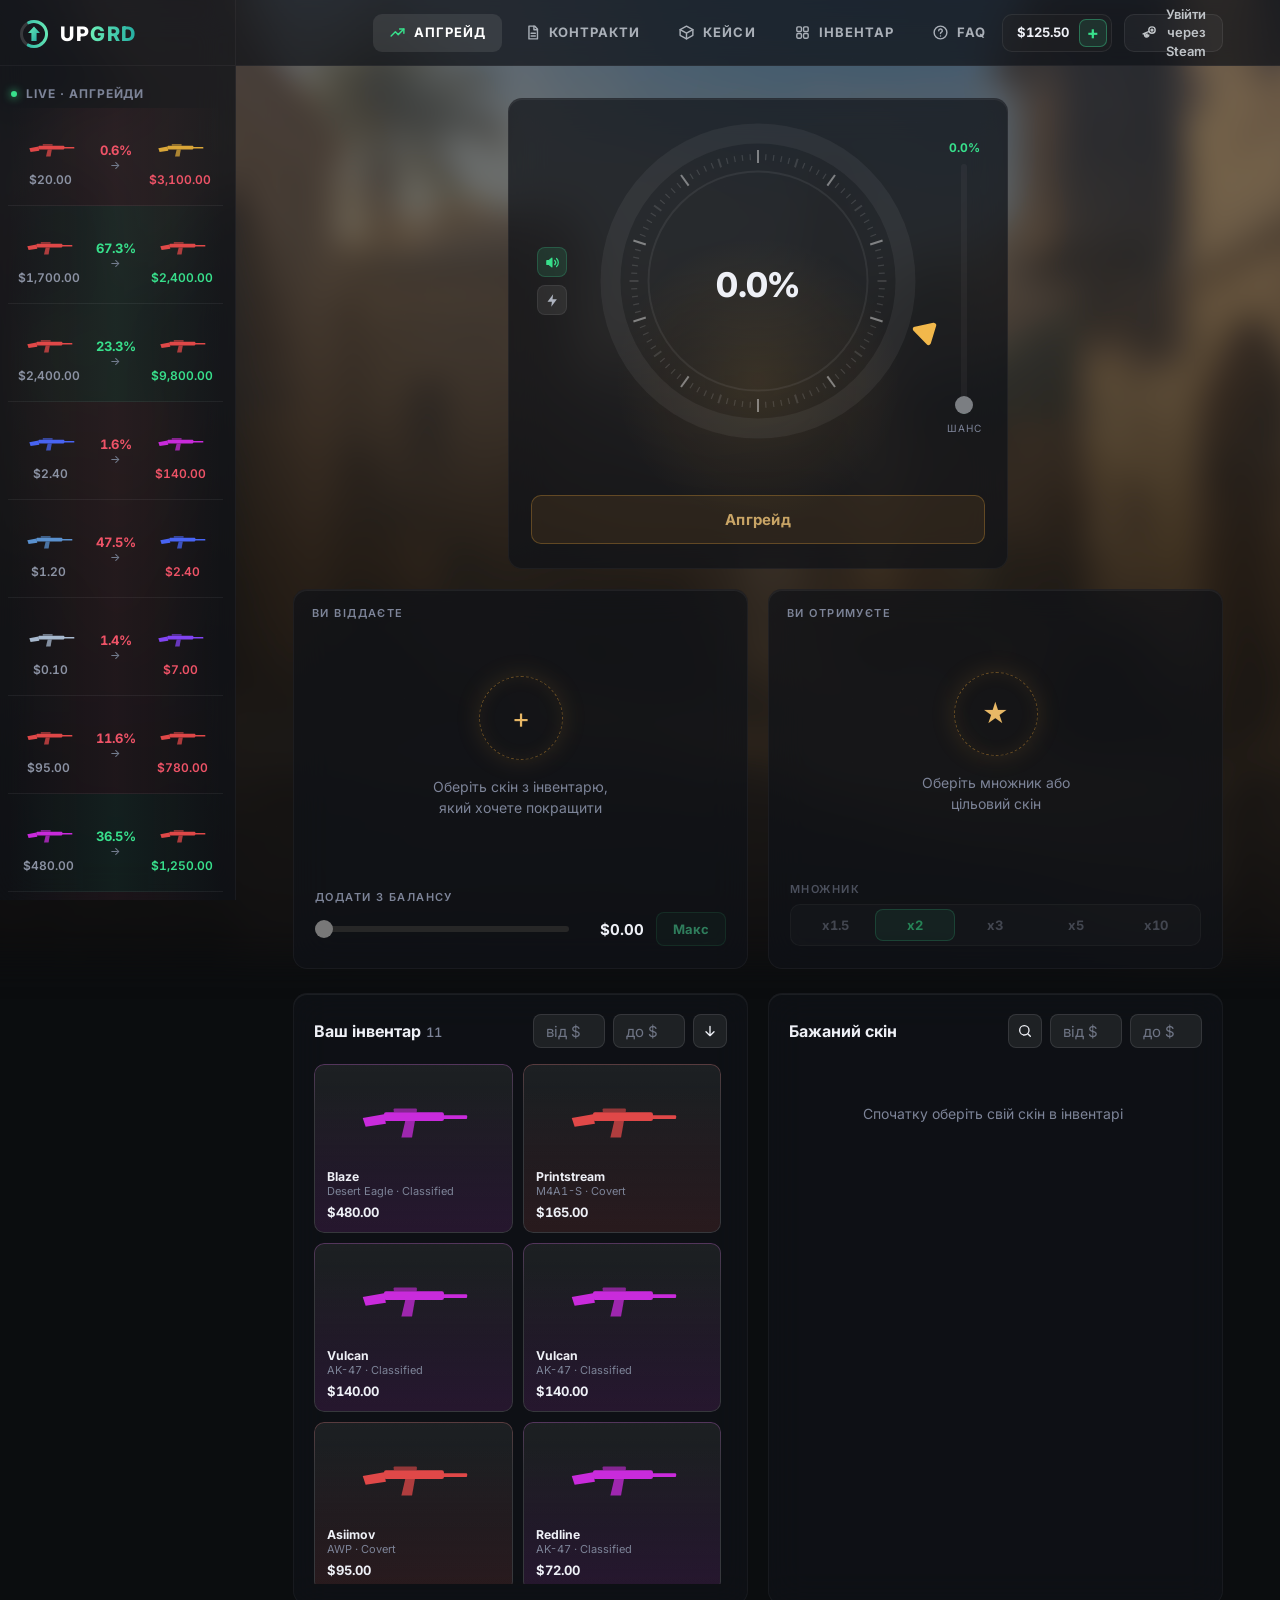
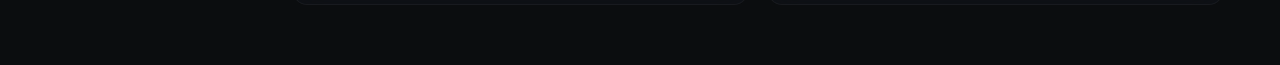
<file: public/index.html>
<!DOCTYPE html>
<html lang="uk">
<head>
  <meta charset="UTF-8">
  <meta name="viewport" content="width=device-width, initial-scale=1">
  <title>UPGRD · Кейси та апгрейд скінів CS2</title>
  <link rel="preconnect" href="https://fonts.googleapis.com">
  <link rel="preconnect" href="https://fonts.gstatic.com" crossorigin>
  <link href="https://fonts.googleapis.com/css2?family=Inter:wght@400;500;600;700;800&display=swap" rel="stylesheet">
  <link rel="stylesheet" href="style.css">
</head>
<body>
  <aside class="side">
    <a class="brand" href="#upgrade">
      <svg class="brand-ico" viewBox="0 0 30 30" fill="none" aria-hidden="true"><defs><linearGradient id="lg-ring" gradientUnits="userSpaceOnUse" x1="10.6" y1="31.2" x2="19.2" y2="-.2"><stop stop-color="#6ceeb7"/><stop offset="1" stop-color="#22aba1"/></linearGradient><linearGradient id="lg-arrow" x1="0" y1="0" x2="1" y2="1"><stop stop-color="#6ceeb7"/><stop offset="1" stop-color="#1ea6a0"/></linearGradient></defs><circle cx="15" cy="15" r="12.5" stroke="rgba(255,255,255,.15)" stroke-width="3"/><circle cx="15" cy="15" r="12.5" stroke="url(#lg-ring)" stroke-width="3" stroke-linecap="round" stroke-dasharray="50.3 78.54" transform="rotate(245 15 15)"/><path d="M15 7.5 21 14H17.6V22H12.4V14H9Z" fill="url(#lg-arrow)"/></svg>
      <span class="brand-txt">UP<b>GRD</b></span>
    </a>
    <div class="live-title"><i></i>LIVE · АПГРЕЙДИ</div>
    <div class="live" id="live"></div>
  </aside>

  <div class="main">
    <header class="top">
      <nav id="nav">
        <a href="#upgrade"><svg viewBox="0 0 24 24" aria-hidden="true"><path d="M3 17l6-6 4 4 8-8"/><path d="M15 7h6v6"/></svg>Апгрейд</a>
        <a href="#contracts"><svg viewBox="0 0 24 24" aria-hidden="true"><path d="M7 3h8l4 4v14H7z"/><path d="M14 3v5h5"/><path d="M10 13h6M10 17h6"/></svg>Контракти</a>
        <a href="#cases"><svg viewBox="0 0 24 24" aria-hidden="true"><path d="M3 8l9-5 9 5v8l-9 5-9-5z"/><path d="M3 8l9 5 9-5M12 13v8"/></svg>Кейси</a>
        <a href="#inventory"><svg viewBox="0 0 24 24" aria-hidden="true"><rect x="4" y="4" width="6.5" height="6.5" rx="1.5"/><rect x="13.5" y="4" width="6.5" height="6.5" rx="1.5"/><rect x="4" y="13.5" width="6.5" height="6.5" rx="1.5"/><rect x="13.5" y="13.5" width="6.5" height="6.5" rx="1.5"/></svg>Інвентар</a>
        <a href="#faq"><svg viewBox="0 0 24 24" aria-hidden="true"><circle cx="12" cy="12" r="9"/><path d="M9.5 9.5a2.5 2.5 0 1 1 3.5 2.3c-.7.4-1 .9-1 1.7M12 17h.01"/></svg>FAQ</a>
      </nav>
      <div class="top-r">
        <div class="bal"><span id="balance">$0.00</span><button id="topup" title="Поповнити (демо)">+</button></div>
        <button class="steam" id="login"><svg viewBox="0 0 24 24" aria-hidden="true"><circle cx="15.5" cy="8.5" r="4.5"/><circle cx="15.5" cy="8.5" r="1.3" fill="currentColor"/><path d="M11.4 10.5L3 14M11 15.5a3 3 0 1 1-2.2-2.9"/><circle cx="8" cy="16" r="1.2" fill="currentColor"/></svg>Увійти через Steam</button>
      </div>
    </header>

    <main>
      <section id="upgrade" class="page">
        <div class="up-grid">
          <div class="card side-card">
            <h6>Ви віддаєте</h6>
            <div class="slot" id="give-slot"></div>
            <div class="addbal">
              <h6>Додати з балансу</h6>
              <div class="addbal-row">
                <input type="range" id="addbal" min="0" max="0" step="0.5" value="0">
                <b id="addbal-val">$0.00</b>
                <button class="mini" id="addmax">Макс</button>
              </div>
            </div>
          </div>

          <div class="card wheel-card" id="wheel-card">
            <div class="stage">
              <button class="tool on" id="snd" title="Звук"><svg viewBox="0 0 24 24" fill="none" stroke="currentColor" stroke-width="2" stroke-linecap="round" stroke-linejoin="round"><path d="M11 5 6 9H3v6h3l5 4z" fill="currentColor"/><path d="M15.5 8.5a5 5 0 0 1 0 7M18.5 5.5a9 9 0 0 1 0 13"/></svg></button>
              <button class="tool" id="fast" title="Швидкий режим"><svg viewBox="0 0 24 24" fill="currentColor"><path d="M13 2 4 14h7l-1 8 9-12h-7z"/></svg></button>
              <svg viewBox="0 0 340 340" class="wheel">
                <circle cx="170" cy="170" r="147.5" class="ring"/>
                <circle cx="170" cy="170" r="147.5" class="arc" id="arc"/>
                <circle cx="170" cy="170" r="109.5" class="inner"/>
                <g class="ticks" id="ticks"></g>
                <g id="pointer" class="pointer"><path d="M170 5.5 179 -11H161Z"/></g>
              </svg>
              <div class="wheel-text" id="wheel-text">0%</div>
              <div class="chance-side"><b id="chance-top">0%</b><div class="bar"><i id="chance-bar"></i><u id="chance-knob"></u></div><small>ШАНС</small></div>
            </div>
            <button class="go" id="go" disabled>Апгрейд</button>
          </div>

          <div class="card side-card">
            <h6>Ви отримуєте</h6>
            <div class="slot" id="get-slot"></div>
            <div class="mults">
              <h6>Множник</h6>
              <div class="seg" id="mults">
                <button data-m="1.5">x1.5</button><button data-m="2">x2</button>
                <button data-m="3">x3</button><button data-m="5">x5</button><button data-m="10">x10</button>
              </div>
            </div>
          </div>
        </div>

        <div class="two">
          <div class="card">
            <div class="card-head"><h3>Ваш інвентар <small id="inv-count"></small></h3>
              <div class="filters"><input class="fi" id="f-from" placeholder="від $" inputmode="decimal"><input class="fi" id="f-to" placeholder="до $" inputmode="decimal"><button class="mini sq" id="f-sort" title="Сортування"><svg viewBox="0 0 24 24" fill="none" stroke="currentColor" stroke-width="2" stroke-linecap="round" stroke-linejoin="round"><path d="M12 5v14M6 13l6 6 6-6"/></svg></button></div>
            </div>
            <div class="grid" id="up-inv"></div>
          </div>
          <div class="card">
            <div class="card-head"><h3>Бажаний скін</h3>
              <div class="filters"><input class="fi" id="t-search" placeholder="Пошук" hidden><button class="mini sq" id="t-find" title="Пошук"><svg viewBox="0 0 24 24" fill="none" stroke="currentColor" stroke-width="2" stroke-linecap="round" stroke-linejoin="round"><circle cx="11" cy="11" r="7"/><path d="m20 20-3.5-3.5"/></svg></button><input class="fi" id="t-from" placeholder="від $" inputmode="decimal"><input class="fi" id="t-to" placeholder="до $" inputmode="decimal"></div>
            </div>
            <div class="grid" id="up-target"></div>
          </div>
        </div>
      </section>

      <section id="contracts" class="page">
        <div class="card">
          <div class="card-head"><h3>Контракт <small>оберіть від 3 до 10 скінів</small></h3>
            <div class="filters"><b id="ct-sum">$0.00</b><button class="go sm" id="ct-go" disabled>Підписати контракт</button></div>
          </div>
          <div class="grid" id="ct-inv"></div>
        </div>
        <div class="card" id="ct-result" hidden></div>
      </section>

      <section id="cases" class="page">
        <div class="cases-grid" id="cases-grid"></div>
        <div class="card" id="open-box" hidden>
          <div class="card-head"><h3 id="open-title"></h3><button class="mini" id="open-close">Закрити</button></div>
          <div class="roulette"><div class="marker"></div><div class="strip" id="strip"></div></div>
          <div class="open-actions"><button class="go sm" id="open-btn"></button><div id="open-res"></div></div>
        </div>
      </section>

      <section id="inventory" class="page">
        <div class="card">
          <div class="card-head"><h3>Інвентар <small id="inv2-count"></small></h3>
            <div class="filters"><b id="inv-total"></b><button class="mini" id="sell-all">Продати все</button></div>
          </div>
          <div class="grid" id="inv-grid"></div>
        </div>
      </section>

      <section id="faq" class="page">
        <div class="card faq">
          <h3>FAQ</h3>
          <details open><summary>Як працює апгрейд?</summary><p>Ви обираєте скіни з інвентарю та/або додаєте частину балансу, потім цільовий скін. Шанс = вартість того, що віддаєте, ÷ вартість цілі (з невеликою комісією платформи).</p></details>
          <details><summary>Що таке контракт?</summary><p>Ви обмінюєте від 3 до 10 скінів на один випадковий, вартість якого близька до сумарної.</p></details>
          <details><summary>Це реальні гроші?</summary><p>Ні. Це демо-версія: баланс, скіни та стрічка гравців віртуальні.</p></details>
        </div>
      </section>
    </main>
  </div>

  <div class="toast" id="toast"></div>
  <script src="app.js"></script>
</body>
</html>
</file>
<file: public/style.css>
:root {
  --text: #eef0f6; --muted: #7d8498; --green: #38e08c; --arc: #3fcf8e; --red: #ee5367; --vio: #f0a93a;
  --glass: rgba(16, 18, 24, .72); --line: rgba(255, 255, 255, .045); --blur: blur(18px);
  --radius: 14px; --pad: 57px; --w: 1552px;
}
* { box-sizing: border-box; }
html { background: #0b0d0f; color-scheme: dark; scrollbar-width: thin; scrollbar-color: rgba(255, 255, 255, .16) transparent; }
body { margin: 0; min-height: 100vh; color: var(--text); font: 14px/1.4 Inter, "Segoe UI", system-ui, sans-serif; -webkit-font-smoothing: antialiased; font-variant-numeric: tabular-nums; }
button, input { font: inherit; color: inherit; }
[hidden] { display: none !important; }
button { cursor: pointer; }
a { color: inherit; text-decoration: none; }
h3 { margin: 0; font-size: 16px; font-weight: 700; }
h3 small { color: var(--muted); font-weight: 500; font-size: 13px; margin-left: 1px; }
h6 { margin: 0 0 8px; font-size: 11px; line-height: 14px; font-weight: 600; letter-spacing: .13em; text-transform: uppercase; color: var(--muted); }
.side-card > h6 { padding-left: 1px; }

/* background: gradient blobs + faint grid */
body::before {
  content: ""; position: fixed; inset: -60px; z-index: -1; pointer-events: none;
  filter: blur(16px) saturate(1.1);
  background:
    linear-gradient(180deg, rgba(30, 46, 68, .55) 0%, rgba(40, 46, 52, .6) 30%, rgba(24, 22, 20, .82) 62%, rgba(11, 12, 14, .95) 100%),
    url(bg.jpg) center top / cover no-repeat,
    #0b0d0f;
}
body::after {
  content: ""; position: fixed; inset: 0; z-index: 100; pointer-events: none;
  background:
    linear-gradient(rgba(255, 255, 255, .005) 1px, transparent 1px) 0 58px / 64px 64px,
    linear-gradient(90deg, rgba(255, 255, 255, .005) 1px, transparent 1px) 20px 0 / 64px 64px;
}

/* frosted glass */
.side, .top, .card, .case { background: var(--glass); -webkit-backdrop-filter: var(--blur); backdrop-filter: var(--blur); }

/* sidebar */
.side { position: fixed; inset: 0 auto 0 0; width: 236px; border-right: 1px solid var(--line); display: flex; flex-direction: column; z-index: 10; }
.brand { flex: none; display: flex; align-items: center; gap: 11px; height: 66px; padding: 2px 19px 0; border-bottom: 1px solid var(--line); font-size: 20px; font-weight: 800; letter-spacing: .08em; }
.brand-ico { width: 30px; height: 30px; flex: none; }
.brand-txt { color: #fff; }
.brand b { font-weight: 800; background: linear-gradient(90deg, #6ceeb7, #22aba1); -webkit-background-clip: text; background-clip: text; color: transparent; }
.live-title { flex: none; display: flex; align-items: center; gap: 9px; padding: 21px 11px 7px; font-size: 12px; line-height: 14px; font-weight: 700; letter-spacing: .08em; color: var(--muted); }
.live-title i { width: 6px; height: 6px; border-radius: 50%; background: var(--green); box-shadow: 0 0 8px var(--green); }
.live { flex: 1; overflow: hidden; padding: 0 12px 0 8px; }
.live-item {
  height: 98px; display: grid; grid-template-columns: 1fr auto 1fr; align-items: center;
  border-bottom: 1px solid rgba(255, 255, 255, .06); animation: drop .4s ease;
  background: linear-gradient(90deg, transparent, var(--lc, transparent), transparent);
}
.live-item.w { --lc: rgba(61, 220, 151, .07); } .live-item.l { --lc: rgba(255, 93, 108, .06); }
.live-item .sk { display: flex; flex-direction: column; align-items: center; gap: 7px; padding-top: 6px; min-width: 0; }
.live-item .sk svg, .live-item .sk img { width: 50px; height: 34px; object-fit: contain; }
.live-item .sk small { font-size: 12px; line-height: 14px; font-weight: 600; color: #8b92a3; }
.live-item .sk.to small { color: var(--green); }
.live-item.l .sk.to small { color: var(--red); }
.live-item .pc { display: flex; flex-direction: column; align-items: center; gap: 2px; padding: 0 6px; font-weight: 700; font-size: 13px; line-height: 16px; }
.live-item .pc i { font-style: normal; font-weight: 500; font-size: 11px; line-height: 11px; color: #737d8f; }
.live-item.w .pc b { color: var(--green); } .live-item.l .pc b { color: var(--red); }
@keyframes drop { from { opacity: 0; transform: translateY(-14px); } }

/* header */
.main { margin-left: 236px; }
.top {
  position: sticky; top: 0; z-index: 9; height: 66px; display: flex; align-items: flex-start; justify-content: space-between;
  padding: 0 max(var(--pad), calc((100% - var(--w)) / 2)); border-bottom: 1px solid var(--line);
}
.top { display: grid; grid-template-columns: 1fr auto 1fr; align-items: center; }
nav { display: flex; gap: 6px; grid-column: 2; }
nav a { height: 38px; display: flex; align-items: center; gap: 8px; padding: 0 16px; border-radius: 9px; color: #aab0b8; font-weight: 700; font-size: 13px; letter-spacing: .08em; text-transform: uppercase; }
nav a svg, .steam svg { width: 17px; height: 17px; fill: none; stroke: currentColor; stroke-width: 2; stroke-linecap: round; stroke-linejoin: round; flex: none; }
nav a:hover { color: var(--text); background: rgba(255, 255, 255, .04); }
nav a.on { background: rgba(255, 255, 255, .09); color: #fff; }
nav a.on svg { color: var(--green); }
.top-r { display: flex; gap: 12px; align-items: center; grid-column: 3; justify-self: end; }
.steam { display: inline-flex; align-items: center; gap: 8px; }
.bal { height: 38px; display: flex; align-items: center; gap: 10px; padding: 0 4px 0 14px; border: 1px solid rgba(255, 255, 255, .075); border-radius: 10px; background: rgba(39, 39, 39, .35); font-size: 13px; font-weight: 700; }
.bal button { width: 28px; height: 28px; padding: 0; border-radius: 7px; border: 1px solid rgba(61, 220, 151, .38); background: rgba(61, 220, 151, .113); color: var(--green); font-size: 18px; line-height: 1; }
.bal button:hover { background: rgba(61, 220, 151, .24); }
.steam { height: 38px; padding: 0 16px; border-radius: 10px; border: 1px solid rgba(255, 255, 255, .075); background: rgba(255, 255, 255, .04); color: #c0c4c8; font-size: 13px; font-weight: 600; }
.steam:hover { background: rgba(255, 255, 255, .09); }

main { width: min(var(--w), calc(100% - 2 * var(--pad))); margin: 0 auto; padding: 32px 0 60px; }
.page { display: none; } .page.on { display: block; }

/* cards */
.card { border: 1px solid var(--line); border-radius: var(--radius); padding: 20px; box-shadow: inset 0 1px 0 rgba(255, 255, 255, .06); }
.card + .card { margin-top: 16px; }
.card-head { display: flex; justify-content: space-between; align-items: center; min-height: 34px; margin-bottom: 16px; gap: 12px; flex-wrap: wrap; }
.filters { display: flex; gap: 8px; align-items: center; }
.fi { width: 72px; height: 34px; padding: 0 12px; font-size: 15px; border-radius: 8px; border: 1px solid rgba(255, 255, 255, .1); background: rgba(255, 255, 255, .07); outline: 0; }
.fi::placeholder { color: #6f7585; opacity: 1; }
.fi:focus { border-color: rgba(61, 220, 151, .45); }
#t-search { width: 130px; }
.mini { height: 34px; padding: 0 14px; border-radius: 8px; border: 1px solid rgba(61, 220, 151, .3); background: rgba(61, 220, 151, .1); color: var(--green); font-size: 13px; font-weight: 700; }
.mini:hover { background: rgba(61, 220, 151, .18); }
.mini.sq { width: 34px; padding: 0; display: grid; place-items: center; border-color: rgba(255, 255, 255, .1); background: rgba(255, 255, 255, .07); color: var(--text); }
.mini.sq:hover { background: rgba(255, 255, 255, .12); }
.mini.sq svg { width: 16px; height: 16px; transition: transform .2s; }
.mini.sq.asc svg { transform: rotate(180deg); }
.mini.act { margin-top: 8px; width: 100%; height: 30px; padding: 0; }

/* upgrade */
.up-grid { display: grid; grid-template-columns: minmax(0, 1fr) 500px minmax(0, 1fr); gap: 20px; }
.up-grid .card { margin: 0; }
.side-card { display: flex; flex-direction: column; min-height: 471px; padding: 16px 17px 22px; }
.slot { flex: 1; display: grid; place-items: center; margin: 8px 0 33px; text-align: center; color: var(--muted); font-size: 14px; line-height: 21px; }
.slot .ph { color: #e8b866; border-color: rgba(240, 169, 58, .4) !important; box-shadow: 0 0 26px rgba(240, 169, 58, .13), inset 0 0 18px rgba(240, 169, 58, .07); width: 84px; height: 84px; margin: 0 auto 16px; border: 1px dashed rgba(255, 255, 255, .15); border-radius: 50%; display: grid; place-items: center; font-size: 28px; line-height: 1; }
#get-slot .ph { font-size: 26px; }
.slot-items { display: grid; grid-template-columns: repeat(auto-fill, minmax(140px, 1fr)); gap: 8px; width: 100%; align-self: start; }
.slot-items .skin { min-height: 150px; }
.slot-total { margin-top: 10px; color: var(--text); font-weight: 700; }
.slot .big { width: 100%; margin: 0 auto; }
.card.tint { background-image: linear-gradient(180deg, color-mix(in srgb, var(--tc) 2%, transparent) 0%, color-mix(in srgb, var(--tc) 8%, transparent) 100%); border-color: color-mix(in srgb, var(--tc) 8%, rgba(255, 255, 255, .045)); }
.skin.bare { color: var(--text); background: none; border-color: transparent; min-height: 0; padding: 0; align-items: center; text-align: center; }
.skin.bare::before { display: none; }
.skin.bare .im { padding: 0 0 6px; }
.skin.bare .im svg, .skin.bare .im img { width: min(100%, 300px); height: 190px; filter: drop-shadow(0 10px 18px rgba(0, 0, 0, .45)); }
.skin.bare .nm { font-size: 17px; line-height: 22px; }
.skin.bare .wp { font-size: 13px; line-height: 18px; }
.skin.bare .pr { font-size: 20px; line-height: 26px; margin-top: 6px; }
.addbal, .mults { padding: 0 4px; }
.addbal-row { display: flex; align-items: center; height: 34px; }
#addbal-val { width: 75px; margin-right: 12px; text-align: right; font-size: 15px; }
#addmax { width: 70px; padding: 0; background: rgba(61, 220, 151, .035); border-color: rgba(61, 220, 151, .1); color: #2f7d5c; }
#addmax:hover { background: rgba(61, 220, 151, .12); border-color: rgba(61, 220, 151, .35); color: var(--green); }
input[type=range] { --p: 0%; flex: 1; min-width: 0; height: 18px; margin: 0; background: none; -webkit-appearance: none; appearance: none; cursor: pointer; }
input[type=range]::-webkit-slider-runnable-track { height: 6px; border-radius: 3px; background: linear-gradient(90deg, var(--green) var(--p), #272727 var(--p)); }
input[type=range]::-webkit-slider-thumb { -webkit-appearance: none; width: 18px; height: 18px; margin-top: -6px; border-radius: 50%; border: 0; background: #787878; }
input[type=range]::-moz-range-track { height: 6px; border-radius: 3px; background: #272727; }
input[type=range]::-moz-range-progress { height: 6px; border-radius: 3px; background: var(--green); }
input[type=range]::-moz-range-thumb { width: 18px; height: 18px; border-radius: 50%; border: 0; background: #787878; }
.seg { display: grid; grid-template-columns: repeat(5, 1fr); padding: 4px; border: 1px solid rgba(255, 255, 255, .07); border-radius: 10px; background: rgba(255, 255, 255, .03); }
.seg button { height: 32px; border: 1px solid transparent; border-radius: 8px; background: none; color: #6d7280; font-size: 13px; font-weight: 700; }
.seg button:hover { color: var(--text); }
.seg button.on { background: rgba(61, 220, 151, .12); border-color: rgba(61, 220, 151, .35); color: var(--green); }
.mults.off { opacity: .55; }

.wheel-card { background-image: radial-gradient(circle 190px at 50% 281px, rgba(240, 169, 58, .12), transparent 75%); padding: 0 22px 24px; }
.stage { position: relative; height: 364px; margin-bottom: 32px; }
.wheel { position: absolute; left: 50%; top: 50%; width: 340px; height: 340px; margin: -170px 0 0 -170px; overflow: visible; }
.wheel .ring { fill: none; stroke: rgba(255, 255, 255, .056); stroke-width: 20; }
.wheel .arc { filter: drop-shadow(0 0 9px rgba(63, 207, 142, .6)); fill: none; stroke: var(--arc); stroke-width: 20; transform-origin: 170px 170px; transition: stroke-dasharray .35s, transform .35s; }
.wheel .inner { fill: none; stroke: rgba(255, 255, 255, .065); stroke-width: 2; }
.ticks line { stroke-linecap: butt; }
.ticks .t1 { stroke: rgba(255, 255, 255, .13); stroke-width: 1.2; }
.ticks .t2 { stroke: rgba(255, 255, 255, .12); stroke-width: 2; }
.ticks .t3 { stroke: rgba(255, 255, 255, .42); stroke-width: 2; }
.pointer { transform-origin: 170px 170px; }
.pointer path { fill: #f2b84b; stroke: #f2b84b; stroke-width: 5; stroke-linejoin: round; }
.pointer.spin { transition: transform var(--spin, 4.6s) cubic-bezier(.12, .7, .1, 1); }
.wheel-text { position: absolute; inset: 0; display: grid; place-items: center; padding-top: 8px; font-size: 34px; font-weight: 800; letter-spacing: -.022em; pointer-events: none; }
.wheel-text.win { color: var(--green); } .wheel-text.lose { color: var(--red); }
.tool { position: absolute; left: 6px; width: 30px; height: 30px; padding: 0; display: grid; place-items: center; border-radius: 8px; border: 1px solid rgba(255, 255, 255, .07); background: rgba(255, 255, 255, .07); color: #aeb4c0; }
.tool:hover { background: rgba(255, 255, 255, .12); }
.tool.on { background: rgba(61, 220, 151, .12); border-color: rgba(61, 220, 151, .22); color: var(--green); }
.tool svg { width: 15px; height: 15px; }
#snd { top: 148px; } #fast { top: 186px; }
.chance-side { position: absolute; right: 0; top: 40px; width: 42px; height: 297px; display: flex; flex-direction: column; align-items: center; pointer-events: none; }
.chance-side b { height: 18px; font-size: 12px; line-height: 18px; color: var(--green); }
.chance-side small { height: 16px; font-size: 10px; line-height: 16px; letter-spacing: .1em; color: var(--muted); }
.bar { --k: 0; flex: 1; width: 6px; margin: 7px 0 6px; border-radius: 3px; background: rgba(255, 255, 255, .04); position: relative; }
.bar i { position: absolute; left: 0; right: 0; bottom: 0; height: calc(9px + var(--k) * (100% - 18px)); border-radius: 3px; background: #2f6a51; transition: height .35s; }
.bar u { position: absolute; left: -6px; bottom: calc(var(--k) * (100% - 18px)); width: 18px; height: 18px; border-radius: 50%; background: #7b7e82; transition: bottom .35s; }

.go { width: 100%; height: 49px; border: 1px solid transparent; border-radius: 10px; font-size: 15px; font-weight: 700; letter-spacing: .02em; color: #1f1405; background: linear-gradient(180deg, #ffc25a, #e8922a); box-shadow: 0 6px 26px rgba(240, 169, 58, .35), inset 0 1px 0 rgba(255, 255, 255, .35); transition: filter .15s; }
.go:hover:not(:disabled) { filter: brightness(1.08); }
.go:disabled { background: rgba(240, 169, 58, .09); border-color: rgba(240, 169, 58, .28); color: #c9a566; box-shadow: none; cursor: not-allowed; animation: pulse 2.6s ease-in-out infinite; }
@keyframes pulse { 50% { border-color: rgba(240, 169, 58, .55); box-shadow: 0 0 18px rgba(240, 169, 58, .16); } }
.go.sm { width: auto; height: 36px; padding: 0 18px; font-size: 14px; }

.two { display: grid; grid-template-columns: minmax(0, 1fr) minmax(0, 1fr); gap: 20px; margin-top: 24px; }
.two .card { margin: 0; }

/* skins */
.grid { display: grid; grid-template-columns: repeat(auto-fill, minmax(160px, 1fr)); gap: 10px; max-height: 520px; overflow-y: auto; padding-right: 6px; scrollbar-width: thin; scrollbar-color: rgba(255, 255, 255, .14) transparent; }
.grid:empty::after { content: attr(data-empty); grid-column: 1 / -1; text-align: center; color: var(--muted); padding: 40px 0; }
.skin {
  --rc: #8847ff; position: relative; min-width: 0; min-height: 169px; display: flex; flex-direction: column;   padding: 0 12px 11px;
  border: 1px solid transparent; border-radius: 10px; cursor: pointer; transition: transform .12s, filter .12s;
  background:
    linear-gradient(180deg, transparent 12%, color-mix(in srgb, var(--rc) 11%, transparent)),
    linear-gradient(180deg, rgba(255, 255, 255, .065), rgba(255, 255, 255, .02));
}
.skin::before {
  content: ""; position: absolute; inset: -1px; padding: 1px; border-radius: inherit; pointer-events: none;
  background: linear-gradient(180deg, color-mix(in srgb, var(--rc) 19%, #36383c) 0%, #36383c 26%);
  -webkit-mask: linear-gradient(#000 0 0) content-box, linear-gradient(#000 0 0); -webkit-mask-composite: xor;
  mask: linear-gradient(#000 0 0) content-box exclude, linear-gradient(#000 0 0);
}
.skin:hover { filter: brightness(1.04); }
.skin.sel > * { filter: blur(4px); opacity: .5; }
.skin.sel::after {
  content: ""; position: absolute; left: 50%; top: 50%; width: 38px; height: 38px; margin: -19px 0 0 -19px; border-radius: 50%;
  background: rgba(255, 255, 255, .14) url("data:image/svg+xml;utf8,<svg xmlns='http://www.w3.org/2000/svg' viewBox='0 0 24 24' fill='none' stroke='white' stroke-width='2.6' stroke-linecap='round' stroke-linejoin='round'><path d='M6 12.5l4 4 8-9'/></svg>") center / 20px no-repeat;
  pointer-events: none;
}
.skin .im { flex: 1; min-height: 0; display: grid; place-items: center; padding-top: 6px; }
.skin .im svg, .skin .im img { width: 116px; height: 70px; object-fit: contain; }
.skin .nm { font-weight: 700; font-size: 12.25px; line-height: 15px; white-space: nowrap; overflow: hidden; text-overflow: ellipsis; }
.skin .wp { font-size: 11px; line-height: 15px; color: var(--muted); white-space: nowrap; overflow: hidden; text-overflow: ellipsis; }
.skin .pr { font-weight: 700; font-size: 13px; line-height: 18px; margin-top: 4px; }
.skin.static { cursor: default; } .skin.static:hover { transform: none; filter: none; }

/* cases */
.cases-grid { display: grid; grid-template-columns: repeat(auto-fill, minmax(220px, 1fr)); gap: 16px; margin-bottom: 16px; }
.case { border: 1px solid var(--line); border-radius: var(--radius); padding: 22px 18px; text-align: center; cursor: pointer; transition: transform .15s, border-color .15s; position: relative; overflow: hidden; }
.case::before { content: ""; position: absolute; inset: 0; background: radial-gradient(circle at 50% 0%, color-mix(in srgb, var(--cc) 25%, transparent), transparent 65%); }
.case:hover { transform: translateY(-3px); border-color: var(--cc); }
.case > * { position: relative; }
.case .box { width: 110px; height: 90px; margin: 0 auto 14px; }
.case b { display: block; margin-bottom: 4px; }
.case span { color: var(--green); font-weight: 800; }
.roulette { position: relative; overflow: hidden; border-radius: 12px; background: rgba(0, 0, 0, .22); border: 1px solid var(--line); padding: 14px 0; }
.roulette .marker { position: absolute; left: 50%; top: 0; bottom: 0; width: 3px; background: #f2b84b; z-index: 2; box-shadow: 0 0 14px #f2b84b; transform: translateX(-1.5px); }
.strip { display: flex; gap: 8px; padding-left: 50%; will-change: transform; }
.strip .skin { flex: 0 0 150px; cursor: default; }
.open-actions { display: flex; align-items: center; gap: 16px; margin-top: 16px; flex-wrap: wrap; }
#open-res { color: var(--muted); }
#open-res b { color: var(--green); }

.faq details { border-bottom: 1px solid var(--line); padding: 14px 0; }
.faq summary { cursor: pointer; font-weight: 700; }
.faq p { color: var(--muted); line-height: 1.55; margin: 10px 0 0; }
#ct-result { display: grid; place-items: center; text-align: center; }
#ct-result .skin { width: 190px; }

.toast { position: fixed; bottom: 24px; left: 50%; transform: translate(-50%, 30px); background: rgba(24, 28, 36, .82); -webkit-backdrop-filter: var(--blur); backdrop-filter: var(--blur); border: 1px solid rgba(61, 220, 151, .3); padding: 12px 20px; border-radius: 12px; opacity: 0; transition: .25s; z-index: 50; pointer-events: none; }
.toast.on { opacity: 1; transform: translate(-50%, 0); }

@media (max-width: 1380px) {
  .up-grid { grid-template-columns: minmax(0, 1fr) minmax(0, 1fr); }
  .wheel-card { grid-column: 1 / -1; order: -1; width: 500px; max-width: 100%; justify-self: center; }
  .side-card { min-height: 380px; }
}
@media (max-width: 1100px) {
  :root { --pad: 20px; }
  .two { grid-template-columns: minmax(0, 1fr); }
}
@media (max-width: 820px) {
  .up-grid { grid-template-columns: minmax(0, 1fr); }
  .side { position: static; width: auto; height: 66px; flex-direction: row; border-right: 0; border-bottom: 1px solid var(--line); }
  .side .brand { border-bottom: 0; }
  .side .live-title, .side .live { display: none; }
  .main { margin-left: 0; }
  .top { display: flex; flex-wrap: wrap; height: auto; align-items: center; padding-top: 10px; padding-bottom: 10px; gap: 8px; position: static; }
  nav, .top-r { margin: 0; }
  nav { overflow-x: auto; }
  nav a { padding: 0 11px; letter-spacing: .04em; }
}
</file>
